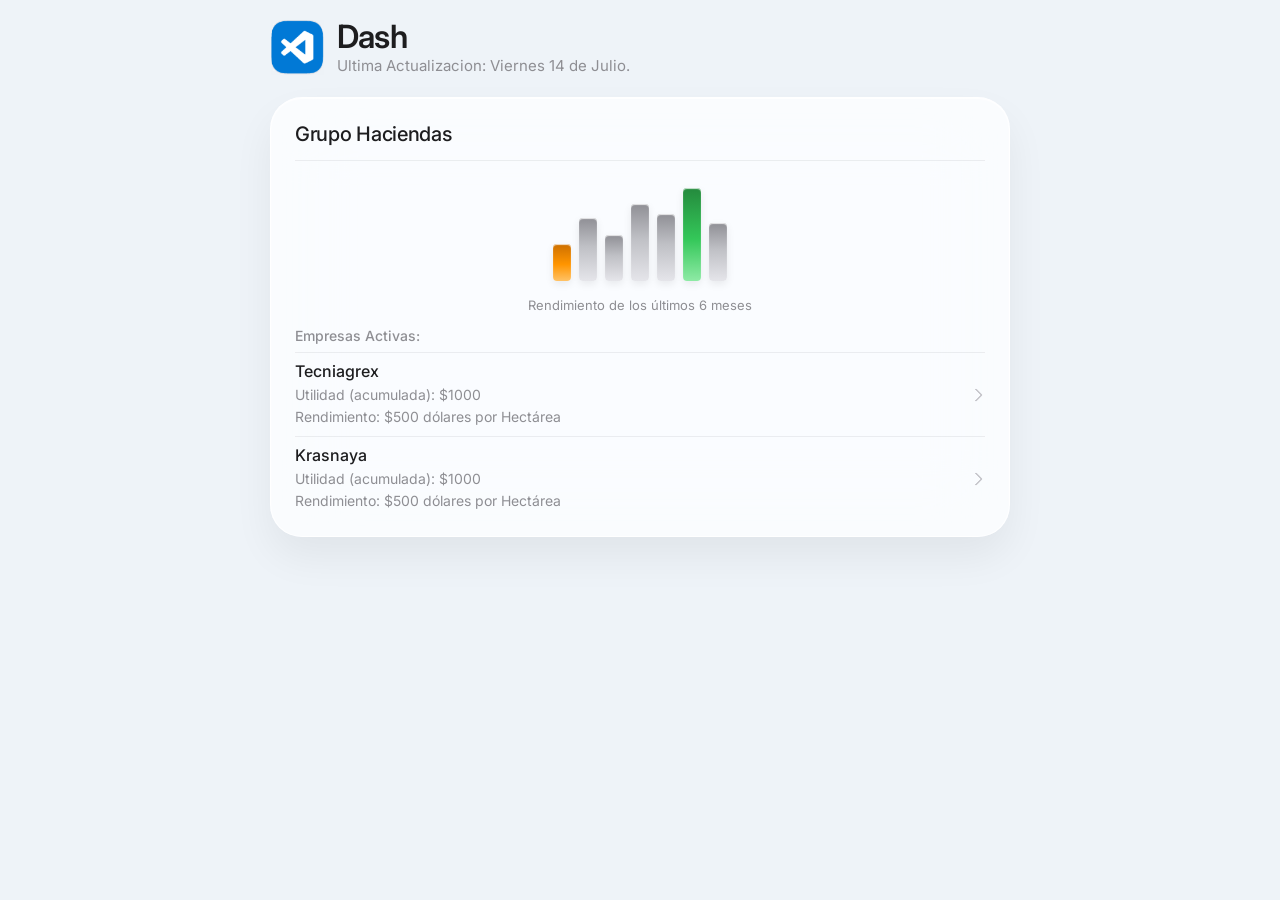
<file: index.html>
<!DOCTYPE html>
<html lang="es">
<head>
<meta charset="UTF-8">
<meta name="viewport" content="width=device-width, initial-scale=1.0">
<title>Dash</title>
<link rel="stylesheet" href="style.css">
<link rel="preconnect" href="https://fonts.googleapis.com">
<link rel="preconnect" href="https://fonts.gstatic.com" crossorigin>
<link href="https://fonts.googleapis.com/css2?family=Inter:wght@300;400;500;600;700&display=swap" rel="stylesheet">
</head>
<body>
<div class="wallpaper"></div>
<div class="app">
<header class="topbar">
<div class="titulo">
<img src="img/dashicon.png" class="logo">
<div>
<h1>Dash</h1>
<div class="fecha">Ultima Actualizacion: Viernes 14 de Julio.</div>
</div>
</div>
</header>
<section class="glass hero">
<div class="hero-header">
<h2 class="hero-title">Grupo Haciendas</h2>
<h2 class="empresa-header"></h2>
<div class="back-arrow" onclick="cerrarEmpresa()"></div>
</div>
<div class="separator"></div>
<div class="contenido-principal">
<div class="graph">
<div class="line">
<div class="barra-baja" style="height:34%"></div>
<div style="height:58%"></div>
<div style="height:43%"></div>
<div style="height:71%"></div>
<div style="height:62%"></div>
<div class="barra-alta" style="height:86%"></div>
<div style="height:54%"></div>
</div>
</div>
<div class="chart-caption">Rendimiento de los últimos 6 meses</div>
<div class="section-title">Empresas Activas:</div>
<div class="separator graph-separator"></div>
<div class="empresa" onclick="abrirEmpresa('Tecniagrex')">
<div class="empresa-data">
<div class="empresa-titulo">Tecniagrex</div>
<div class="empresa-info">Utilidad (acumulada): $1000</div>
<div class="empresa-info">Rendimiento: $500 dólares por Hectárea</div>
</div>
<div class="empresa-arrow"></div>
</div>
<div class="separator"></div>
<div class="empresa" onclick="abrirEmpresa('Krasnaya')">
<div class="empresa-data">
<div class="empresa-titulo">Krasnaya</div>
<div class="empresa-info">Utilidad (acumulada): $1000</div>
<div class="empresa-info">Rendimiento: $500 dólares por Hectárea</div>
</div>
<div class="empresa-arrow"></div>
</div>
</div>
<div class="detalle-contenido">
<div class="detalle-titulo"></div>
<div class="detalle-menu">
<div class="detalle-item">
<img src="img/produccionicon.png" class="detalle-icon">
<div>Produccion</div>
</div>
<div class="detalle-item">
<img src="img/liquidacionesicon.png" class="detalle-icon">
<div>Liquidaciones</div>
</div>
<div class="detalle-item" onclick="abrirFlujo()">
<img src="img/flujoicon.png" class="detalle-icon">
<div>Flujo</div>
</div>
<div class="detalle-item">
<img src="img/bancosicon.png" class="detalle-icon">
<div>Bancos</div>
</div>
</div>
<div class="separator menu-separator"></div>
<div class="detalle-info">
<div><span>Producción:</span> racimos, rechazos, cajas, ratios.</div>
<div><span>Liquidaciones:</span> cajas, precios autorizados, descuentos de liquidación, fruta a cobrar.</div>
<div><span>Flujo:</span> movimiento de la operación, ingresos, gastos, utilidad productiva.</div>
<div><span>Bancos:</span> movimientos bancarios, información financiera.</div>
</div>
</div>
</section>
</div>
<div class="flujo-page">
<iframe src="flujo.html"></iframe>
</div>
<script src="script.js"></script>
</body>
</html>
</file>
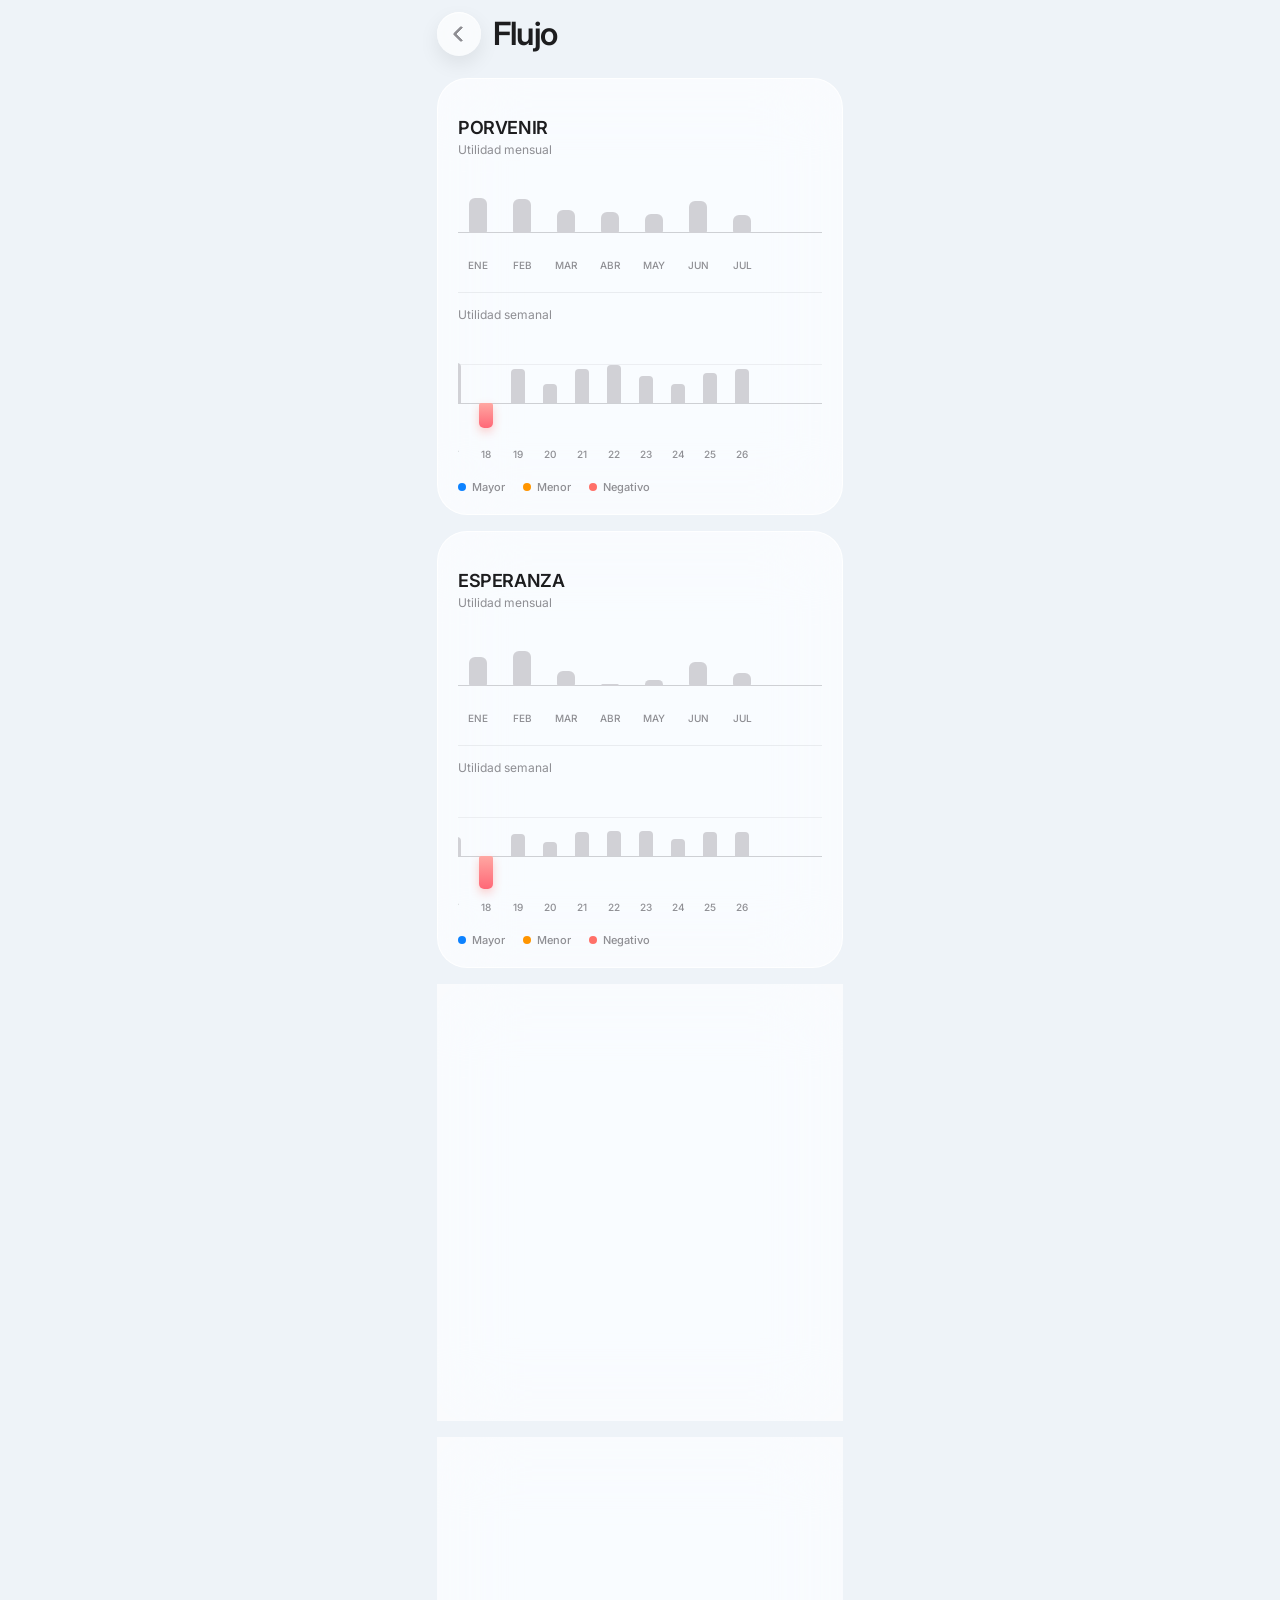
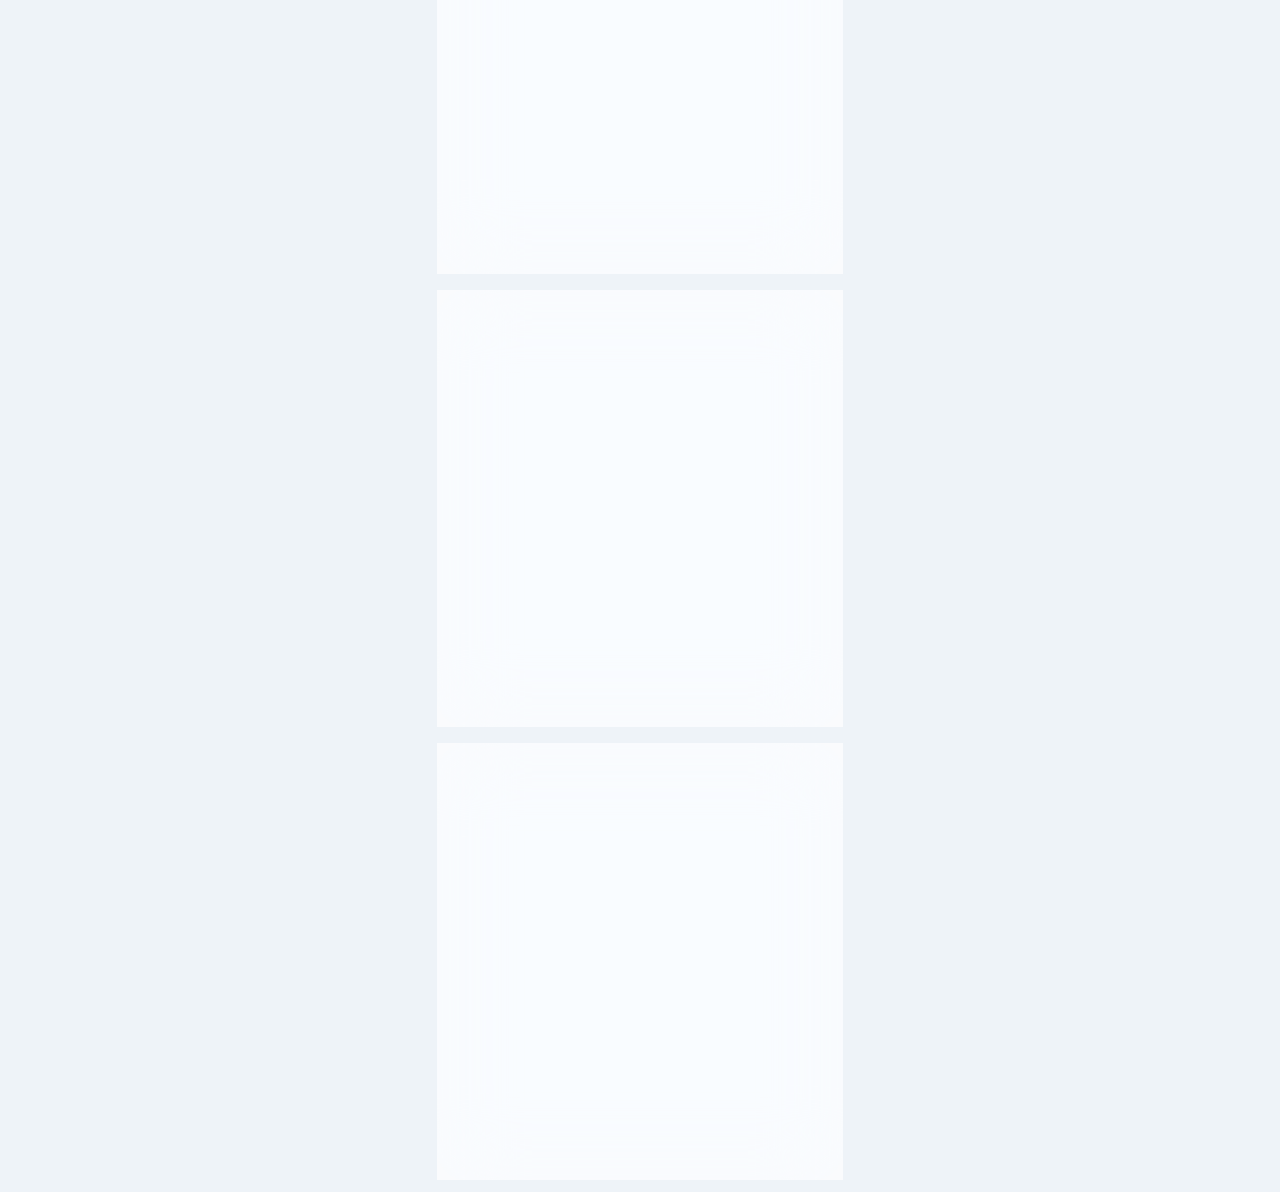
<file: flujo.html>
<!DOCTYPE html>
<html lang="es">
<head>
<meta charset="UTF-8">
<meta name="viewport" content="width=device-width,initial-scale=1.0">
<title>Flujo</title>
<link rel="stylesheet" href="flujo.css">
<link rel="preconnect" href="https://fonts.googleapis.com">
<link rel="preconnect" href="https://fonts.gstatic.com" crossorigin>
<link href="https://fonts.googleapis.com/css2?family=Inter:wght@300;400;500;600&display=swap" rel="stylesheet">
</head>
<body>
<div class="wallpaper"></div>
<div class="page">
<header class="topbar">
<button class="back-button" onclick="volver()">
<div class="back-icon"></div>
</button>
<h1>Flujo</h1>
</header>
<div id="haciendas-container"></div>
</div>
<script src="flujo.js"></script>
</body>
</html>
</file>
<file: style.css>
@import url('https://fonts.googleapis.com/css2?family=Inter:wght@300;400;500;600;700&display=swap');
:root{
--bg:#eef3f8;
--glass:rgba(255,255,255,.68);
--glassBorder:rgba(255,255,255,.85);
--text:#1d1d1f;
--secondary:#8e8e93;
--shadow:0 12px 35px rgba(0,0,0,.06);
}
*{
margin:0;
padding:0;
box-sizing:border-box;
}
body{
font-family:'Inter','Segoe UI','Helvetica Neue',Arial,sans-serif!important;
font-size:20px;
font-weight:400;
background:var(--bg);
color:var(--text);
-webkit-font-smoothing:antialiased;
overflow:hidden;
}
.wallpaper{
position:fixed;
inset:0;
background:#eef3f8;
z-index:-1;
}
.app{
width:430px;
max-width:100%;
margin:auto;
padding:12px;
transition:.35s cubic-bezier(.22,1,.36,1);
}
.app.hide{
transform:translateX(-100%);
}
.topbar{
margin-bottom:22px;
}
.titulo{
display:flex;
align-items:center;
gap:12px;
}
.logo{
width:55px;
height:55px;
object-fit:contain;
}
.topbar h1{
font-size:32px;
font-weight:600;
letter-spacing:-.8px;
line-height:1;
}
.fecha{
font-size:15px;
font-weight:400;
color:#8e8e93;
margin-top:3px;
}
.glass{
background:var(--glass);
backdrop-filter:blur(40px) saturate(180%);
-webkit-backdrop-filter:blur(40px) saturate(180%);
border:1px solid var(--glassBorder);
box-shadow:var(--shadow);
}
.hero{
padding:24px;
border-radius:32px;
background:rgba(255,255,255,.72);
backdrop-filter:blur(40px) saturate(180%);
-webkit-backdrop-filter:blur(40px) saturate(180%);
border:1px solid rgba(255,255,255,.85);
box-shadow:0 20px 40px rgba(0,0,0,.06),inset 0 1px 1px rgba(255,255,255,.9);
overflow:hidden;
position:relative;
}
.hero-header{
position:relative;
height:30px;
overflow:hidden;
}
.hero-title,.empresa-header{
position:absolute;
left:0;
top:0;
font-size:20px;
font-weight:500;
letter-spacing:-.3px;
transition:.55s cubic-bezier(.22,1,.36,1);
}
.empresa-header{
transform:translateY(35px) scale(.96);
opacity:0;
filter:blur(6px);
}
.hero.detalle .hero-title{
transform:translateY(-35px) scale(.96);
opacity:0;
filter:blur(6px);
}
.hero.detalle .empresa-header{
transform:translateY(0) scale(1);
opacity:1;
filter:blur(0);
}
.back-arrow{
position:absolute;
right:2px;
top:5px;
width:10px;
height:10px;
border-right:2px solid #c7c7cc;
border-bottom:2px solid #c7c7cc;
border-radius:2px;
transform:rotate(45deg);
opacity:0;
pointer-events:none;
transition:.45s cubic-bezier(.22,1,.36,1);
cursor:pointer;
}
.hero.detalle .back-arrow{
opacity:1;
pointer-events:auto;
}
.separator{
height:1px;
width:100%;
background:rgba(60,60,67,.08);
margin:8px 0;
}
.contenido-principal{
opacity:1;
transform:translateY(0) scale(1);
filter:blur(0);
transition:.55s cubic-bezier(.22,1,.36,1);
}
.hero.detalle .contenido-principal{
opacity:0;
transform:translateY(-35px) scale(.96);
filter:blur(8px);
pointer-events:none;
}
.detalle-contenido{
position:absolute;
left:24px;
right:24px;
top:90px;
opacity:0;
transform:translateY(35px) scale(.96);
filter:blur(8px);
pointer-events:none;
transition:.55s cubic-bezier(.22,1,.36,1);
}
.hero.detalle .detalle-contenido{
opacity:1;
transform:translateY(0) scale(1);
filter:blur(0);
pointer-events:auto;
}
.detalle-menu{
display:flex;
align-items:flex-start;
justify-content:space-between;
width:100%;
gap:4px;
overflow:hidden;
}
.detalle-item{
flex:1;
min-width:0;
display:flex;
flex-direction:column;
align-items:center;
justify-content:center;
font-size:13px;
font-weight:400;
letter-spacing:-.2px;
color:#6e6e73;
cursor:pointer;
transition:.25s cubic-bezier(.22,1,.36,1);
text-align:center;
}
.detalle-icon{
width:62px;
height:62px;
max-width:100%;
object-fit:contain;
margin-bottom:8px;
transition:.25s cubic-bezier(.22,1,.36,1);
}
.detalle-item:hover .detalle-icon{
transform:scale(1.08);
}
.detalle-item:active{
transform:scale(.94);
}
.menu-separator{
margin-top:20px;
}
.detalle-info{
margin-top:18px;
font-size:13px;
font-weight:300;
line-height:22px;
letter-spacing:-.2px;
color:#8e8e93;
}
.detalle-info div{
padding-bottom:8px;
margin-bottom:8px;
border-bottom:1px solid rgba(60,60,67,.08);
}
.detalle-info div:last-child{
border-bottom:none;
}
.detalle-info span{
font-weight:500;
color:#6e6e73;
}
.graph{
height:120px;
display:flex;
align-items:flex-end;
padding:4px 8px 8px;
}
.line{
display:flex;
align-items:flex-end;
justify-content:center;
gap:8px;
width:100%;
height:100%;
}
.line div{
width:18px;
background:linear-gradient(
180deg,
#8f8f95 0%,
#bfc0c5 45%,
#e5e5ea 100%
);
border-radius:4px;
box-shadow:inset 0 1px 1px rgba(255,255,255,.8),0 3px 8px rgba(0,0,0,.08);
}
.line .barra-baja{
background:linear-gradient(
180deg,
#cc6f00 0%,
#ff9500 55%,
#ffc266 100%
);
}
.line .barra-alta{
background:linear-gradient(
180deg,
#248a3d 0%,
#34c759 55%,
#8eeaa5 100%
);
}
.chart-caption{
font-size:13px;
font-weight:400;
color:#8e8e93;
text-align:center;
margin-top:8px;
margin-bottom:14px;
}
.section-title{
font-size:14px;
font-weight:500;
color:#8e8e93;
margin-bottom:4px;
}
.empresa{
display:flex;
align-items:center;
justify-content:space-between;
width:100%;
cursor:pointer;
transition:.25s ease;
}
.empresa:active{
transform:scale(.98);
}
.empresa-data{
flex:1;
}
.empresa-titulo{
font-size:16px;
font-weight:500;
color:#1d1d1f;
margin-bottom:3px;
}
.empresa-info{
font-size:14px;
font-weight:400;
color:#8e8e93;
line-height:22px;
}
.empresa-arrow{
width:10px;
height:10px;
border-right:2px solid #c7c7cc;
border-bottom:2px solid #c7c7cc;
border-radius:2px;
transform:rotate(-45deg);
margin-right:4px;
}
.flujo-page{
position:fixed;
top:0;
left:0;
width:100%;
height:100%;
background:#eef3f8;
transform:translateX(100%);
transition:.35s cubic-bezier(.22,1,.36,1);
z-index:20;
overflow:hidden;
}
.flujo-page.show{
transform:translateX(0);
}
.flujo-page iframe{
width:100%;
height:100%;
border:none;
}

@media(min-width:900px){

.app{
width:780px;
max-width:780px;
padding:20px;
}

}
</file>
<file: flujo.css>
@import url('https://fonts.googleapis.com/css2?family=Inter:wght@400;500;600&display=swap');

:root{
--bg:#eef3f8;
--glass:rgba(255,255,255,.68);
--glassBorder:rgba(255,255,255,.85);
--text:#1d1d1f;
--secondary:#8e8e93;
}

*{
margin:0;
padding:0;
box-sizing:border-box;
-webkit-tap-highlight-color:transparent;
}

body{
font-family:'Inter','Segoe UI','Helvetica Neue',Arial,sans-serif!important;
font-size:20px;
font-weight:400;
background:var(--bg);
color:var(--text);
-webkit-font-smoothing:antialiased;
overflow-x:hidden;
}

.wallpaper{
position:fixed;
inset:0;
background:#eef3f8;
z-index:-1;
}

.page{
width:430px;
max-width:100%;
margin:auto;
padding:12px;
animation:pageEnter .35s cubic-bezier(.22,1,.36,1);
}

@keyframes pageEnter{
from{
transform:translateX(100%);
}
to{
transform:translateX(0);
}
}

.topbar{
display:flex;
align-items:center;
gap:12px;
margin-bottom:22px;
}

.topbar h1{
font-size:32px;
font-weight:600;
letter-spacing:-.8px;
line-height:1;
}

.back-button{
width:44px;
height:44px;
border:none;
border-radius:50%;
background:rgba(255,255,255,.65);
backdrop-filter:blur(24px);
-webkit-backdrop-filter:blur(24px);
box-shadow:0 8px 20px rgba(0,0,0,.08),inset 0 1px 1px rgba(255,255,255,.9);
display:flex;
align-items:center;
justify-content:center;
cursor:pointer;
}

.back-button:active{
transform:scale(.95);
}

.back-icon{
width:12px;
height:12px;
border-left:3px solid #8e8e93;
border-bottom:3px solid #8e8e93;
border-radius:2px;
transform:rotate(45deg);
margin-left:4px;
}

#haciendas-container{
display:flex;
flex-direction:column;
gap:16px;
}

.hacienda-card{
background:var(--glass);
backdrop-filter:blur(40px) saturate(180%);
-webkit-backdrop-filter:blur(40px) saturate(180%);
border:1px solid var(--glassBorder);
border-radius:30px;
padding:38px 20px 20px;
overflow:visible;
}

.hacienda-nombre{
font-size:18px;
font-weight:600;
letter-spacing:-.4px;
}

.hacienda-info{
font-size:12px;
color:#8e8e93;
margin-top:4px;
}

.separator{
height:1px;
background:rgba(60,60,67,.08);
margin:14px 0;
}

.chart-mensual{
height:101px;
width:100%;
display:flex;
align-items:center;
gap:12px;
position:relative;
margin-top:20px;
padding-left:4px;
overflow:hidden;
overflow-y:hidden;
}

.chart-mensual::after{
content:"";
position:absolute;
left:0;
right:0;
top:55px;
height:1px;
background:rgba(142,142,147,.4);
z-index:1;
}

.barra-mes-item{
width:32px;
height:110px;
position:relative;
display:flex;
justify-content:center;
align-items:center;
cursor:pointer;
transition:.25s ease;
z-index:2;
}

.barra-mes-item.apagado{
opacity:.25;
filter:grayscale(.5);
}

.barra-mes-item.activo{
transform:scale(1.06);
opacity:1;
}

.barra-mes{
width:18px;
background:#d1d1d6;
position:absolute;
left:7px;
transition:.25s ease;
}

.barra-mes-item.positivo .barra-mes{
bottom:50px;
border-radius:6px 6px 2px 2px;
}

.barra-mes-item.negativo .barra-mes{
top:50px;
border-radius:2px 2px 6px 6px;
}

.valor-mes{
font-size:9px;
font-weight:600;
color:#6e6e73;
position:absolute;
white-space:nowrap;
opacity:0;
transition:.2s ease;
z-index:10;
pointer-events:none;
background:rgba(255,255,255,.65);
padding:2px 4px;
border-radius:6px;
backdrop-filter:blur(8px);
-webkit-backdrop-filter:blur(8px);
}

.barra-mes-item:hover .valor-mes{
opacity:1;
}

.mes{
font-size:10px;
font-weight:500;
color:#8e8e93;
position:absolute;
bottom:12px;
}
.chart-wrapper{
width:100%;
overflow-x:auto;
overflow-y:hidden;
-webkit-overflow-scrolling:touch;
touch-action:pan-x;
scroll-behavior:smooth;
padding-bottom:18px;
cursor:grab;
}

.chart-wrapper:active{
cursor:grabbing;
}

.chart-wrapper::-webkit-scrollbar{
height:7px;
}

.chart-wrapper::-webkit-scrollbar-track{
background:rgba(60,60,67,.08);
border-radius:10px;
}

.chart-wrapper::-webkit-scrollbar-thumb{
background:rgba(120,120,128,.35);
border-radius:10px;
}

.chart{
display:flex;
align-items:center;
gap:8px;
height:130px;
width:max-content;
min-width:900px;
padding:0 8px;
position:relative;
border-radius:12px;
}

.chart::after{
content:"";
position:absolute;
left:0;
right:0;
top:62%;
height:1px;
background:rgba(142,142,147,.4);
z-index:1;
}

.chart::before{
content:"";
position:absolute;
left:0;
right:0;
top:32%;
height:1px;
background:rgba(142,142,147,.12);
z-index:1;
}

.barra-item{
width:24px;
height:130px;
display:flex;
align-items:center;
justify-content:center;
position:relative;
z-index:2;
transition:.25s ease;
flex:none;
}

.barra-item.apagado{
opacity:.18;
filter:grayscale(.6);
}

.barra{
width:14px;
background:#d1d1d6;
position:absolute;
left:5px;
transition:.25s ease;
cursor:pointer;
}

.barra-item.positivo .barra{
bottom:38%;
border-radius:4px 4px 0px 0px;
}

.barra-item.negativo .barra{
top:62%;
border-radius:2px 2px 5px 5px;
}


/* INDICADORES SEMANALES */

.barra.mayor{
background:linear-gradient(180deg,#007bff,#59a7ff);
box-shadow:0 4px 10px rgba(0,122,255,.25);
}

.barra.menor{
background:linear-gradient(180deg,#ff9500,#ff7a00);
box-shadow:0 4px 10px rgba(255,149,0,.25);
}

.barra.negativo{
background:linear-gradient(180deg,#ffa7a2,#ff6877);
box-shadow:0 4px 10px rgba(255,59,48,.25);
}


.barra:hover{
transform:scaleX(1.08);
}


.valor-barra{
font-size:9px;
font-weight:600;
color:#6e6e73;
position:absolute;
white-space:nowrap;
opacity:0;
transform:translateY(6px) scale(.85);
transition:opacity .25s ease, transform .25s cubic-bezier(.22,1,.36,1);
z-index:10;
pointer-events:none;
background:rgba(255,255,255,.65);
padding:2px 4px;
border-radius:6px;
backdrop-filter:blur(8px);
-webkit-backdrop-filter:blur(8px);
box-shadow:0 4px 12px rgba(0,0,0,.08);
}
.valor-barra.show{
opacity:1;
transform:translateY(0) scale(1);
}

.semana{
font-size:10px;
font-weight:500;
color:#8e8e93;
position:absolute;
bottom:-8px;
z-index:3;
}


.grafico-footer{
display:flex;
justify-content:flex-start;
align-items:center;
gap:18px;
margin-top:10px;
font-size:11px;
font-weight:500;
color:#8e8e93;
}


.leyenda-item{
display:flex;
align-items:center;
gap:6px;
}


.leyenda-punto{
width:8px;
height:8px;
border-radius:50%;
display:block;
}


.leyenda-punto.azul{
background:#0d82ff;
}


.leyenda-punto.naranja{
background:#ff9500;
}


.leyenda-punto.rojo{
background:#ff7068;
}


/* ANIMACIONES */

@keyframes entradaBarra{
from{
opacity:0;
transform:scaleY(.3);
}
to{
opacity:1;
transform:scaleY(1);
}
}


.barra-item:nth-child(1){
animation-delay:.03s;
}

.barra-item:nth-child(2){
animation-delay:.06s;
}

.barra-item:nth-child(3){
animation-delay:.09s;
}

.barra-item:nth-child(4){
animation-delay:.12s;
}

.barra-item:nth-child(5){
animation-delay:.15s;
}

.barra-item:nth-child(6){
animation-delay:.18s;
}
@media(max-width:430px){

.page{
width:100%;
padding:12px;
}

.hacienda-card{
padding:12px 18px 18px;
border-radius:26px;
}

.topbar h1{
font-size:30px;
}

.chart{
min-width:850px;
}

.chart-mensual{
overflow-x:hidden;
overflow-y:hidden;
padding-bottom:0;
}

}


@media(min-width:768px){

.chart-wrapper{
scrollbar-width:auto;
}

}


/* PANTALLA FLUJO */

.flujo-page{
position:fixed;
top:0;
left:0;
width:100%;
height:100%;
background:#eef3f8;
transform:translateX(100%);
transition:.35s cubic-bezier(.22,1,.36,1);
z-index:20;
overflow:hidden;
}


.flujo-page.show{
transform:translateX(0);
}


.flujo-page iframe{
width:100%;
height:100%;
border:none;
}
</file>
